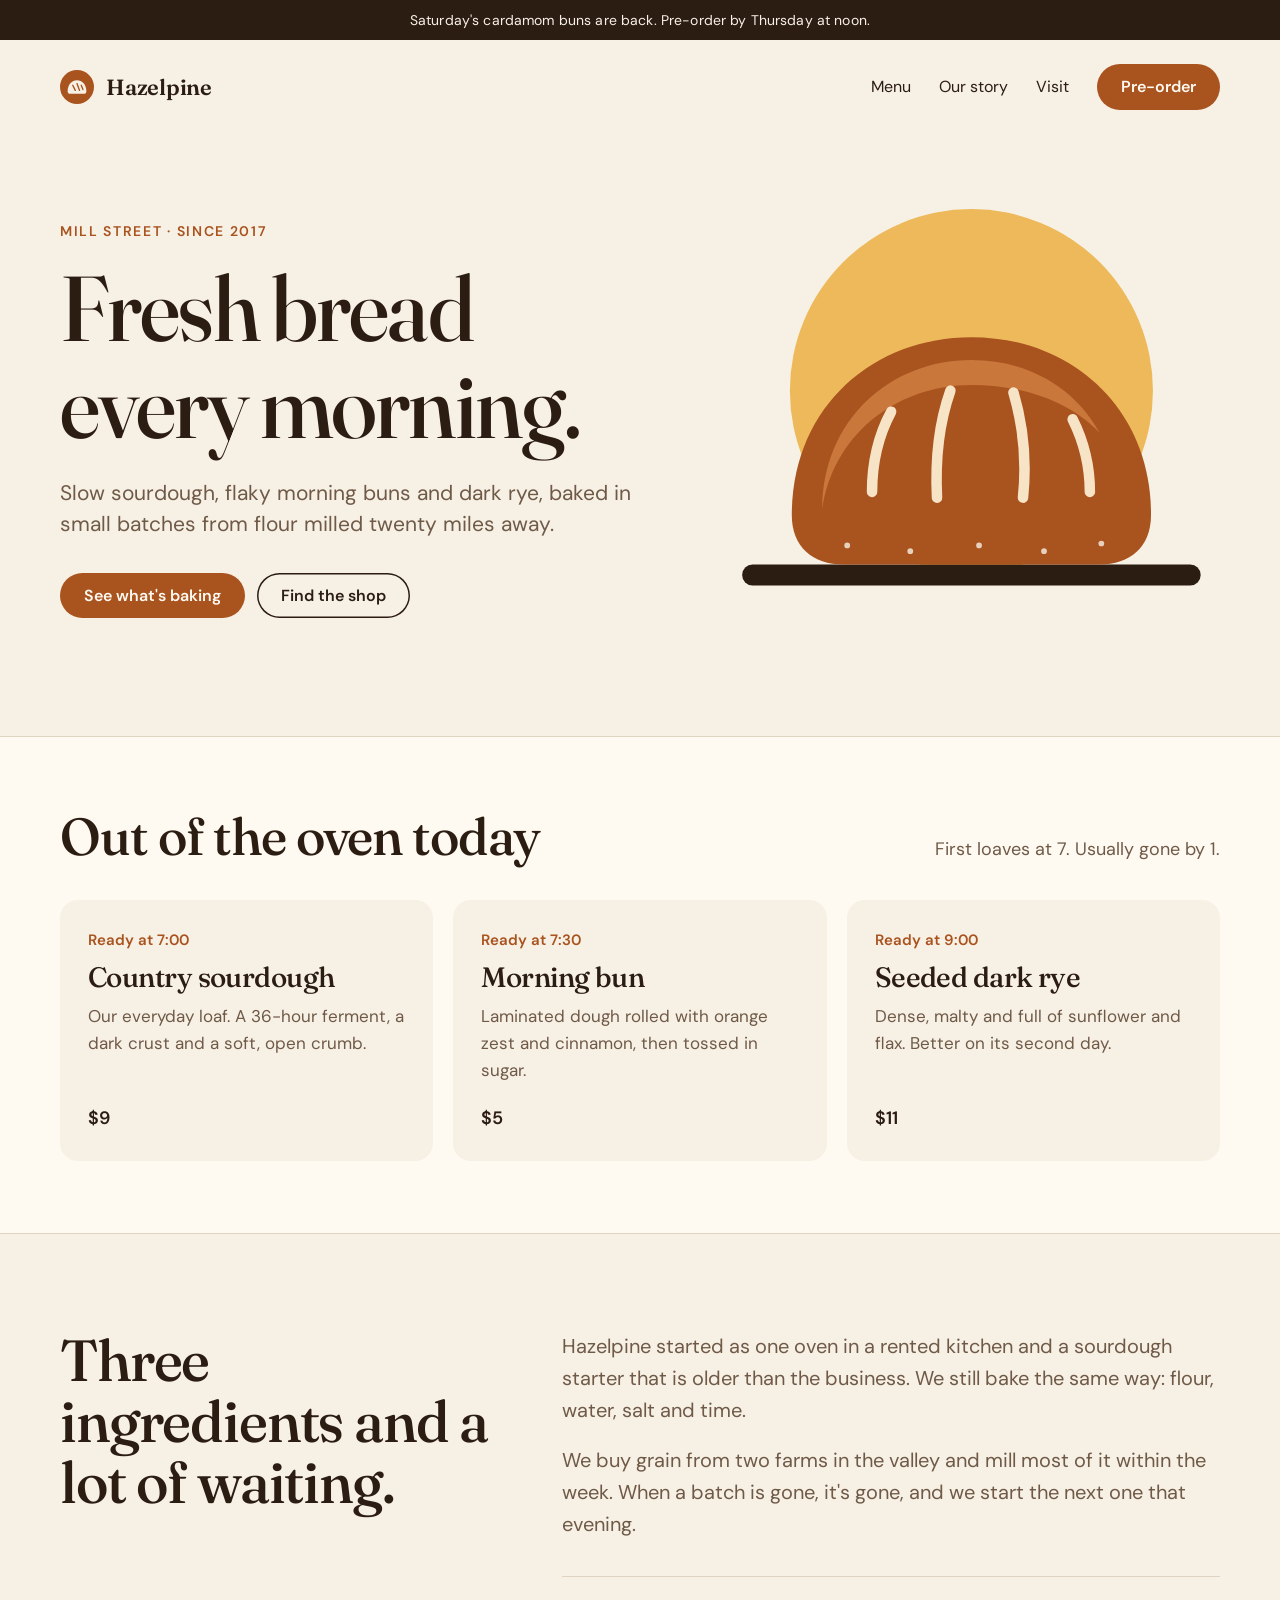
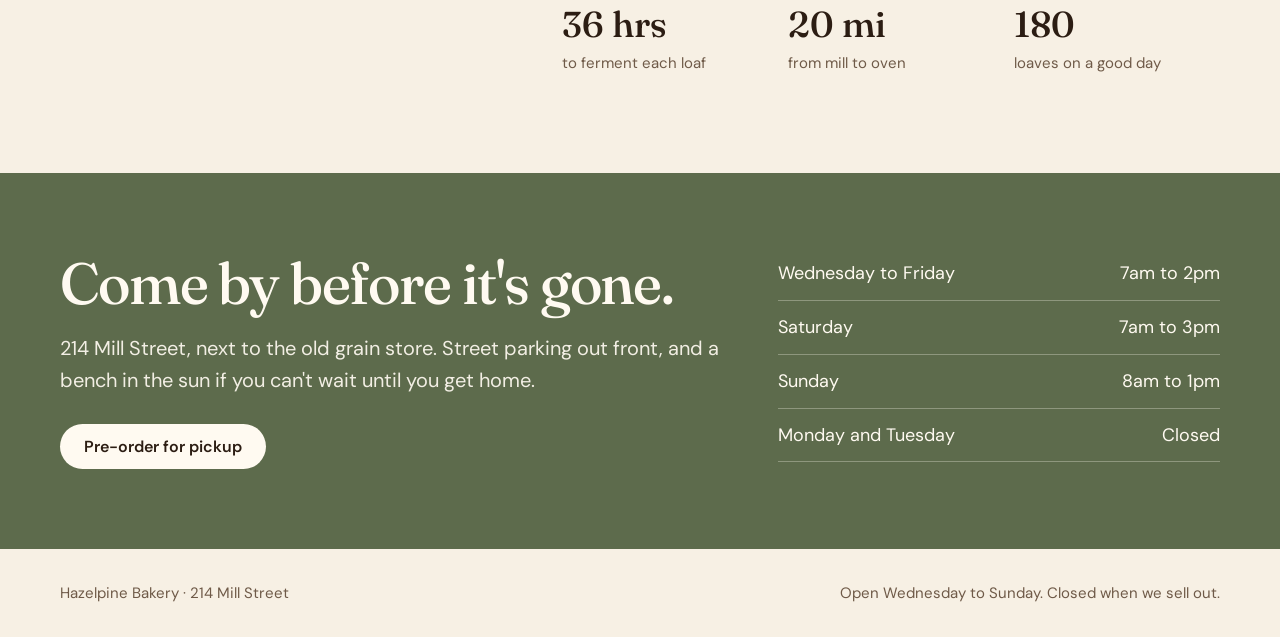
<file: index.html>
<!doctype html>
<html lang="en">
<head>
<title>Hazelpine Bakery | Naturally leavened bread, baked daily</title>
<meta name="description" content="A small neighbourhood bakery on Mill Street. Sourdough, morning buns and rye, baked every morning from flour milled nearby.">
<meta charset="utf-8">
<meta name="viewport" content="width=device-width, initial-scale=1">
<link rel="icon" href="data:image/svg+xml,%3Csvg xmlns=%27http://www.w3.org/2000/svg%27 viewBox=%270 0 40 40%27%3E%3Ccircle cx=%2720%27 cy=%2720%27 r=%2720%27 fill=%27%23a9531f%27/%3E%3Cpath d=%27M9 25c0-8 5-13 11-13s11 5 11 13c0 2-1 3-3 3H12c-2 0-3-1-3-3z%27 fill=%27%23f7f0e4%27/%3E%3C/svg%3E">
<link rel="preconnect" href="https://fonts.googleapis.com">
<link rel="preconnect" href="https://fonts.gstatic.com" crossorigin>
<link href="https://fonts.googleapis.com/css2?family=DM+Sans:opsz,wght@9..40,400;9..40,600&family=Fraunces:opsz,wght@9..144,500;9..144,600&display=swap" rel="stylesheet">
<link rel="stylesheet" href="styles.css">
</head>
<body>
<div class="notice">Saturday's cardamom buns are back. Pre-order by Thursday at noon.</div>
<div class="wrap">
	<header class="top">
		<a class="brand" href="index.html"><svg viewBox="0 0 40 40" aria-hidden="true"><circle cx="20" cy="20" r="20" fill="#a9531f"/><path d="M9 25c0-8 5-13 11-13s11 5 11 13c0 2-1 3-3 3H12c-2 0-3-1-3-3z" fill="#f7f0e4"/><path d="M15 18l3 6M20 16l3 8M25 18l2 5" stroke="#a9531f" stroke-width="1.6" stroke-linecap="round"/></svg> Hazelpine</a>
		<nav>
			<a class="link" href="menu.html">Menu</a>
			<a class="link" href="#story">Our story</a>
			<a class="link" href="#visit">Visit</a>
			<a class="button" href="menu.html">Pre-order</a>
		</nav>
	</header>
	<main>
		<section class="hero">
			<div>
				<div class="eyebrow">Mill Street · Since 2017</div>
				<h1>Fresh bread every morning.</h1>
				<p class="lede">Slow sourdough, flaky morning buns and dark rye, baked in small batches from flour milled twenty miles away.</p>
				<div class="actions">
					<a class="button" href="menu.html">See what's baking</a>
					<a class="button ghost" href="#visit">Find the shop</a>
				</div>
			</div>
			<svg class="hero-art" viewBox="0 0 520 480" role="img" aria-label="A round loaf of bread in front of a rising sun">
				<circle cx="260" cy="210" r="190" fill="#edb95a"/>
				<rect x="20" y="392" width="480" height="22" rx="11" fill="#2c1d13"/>
				<path d="M72 340c0-112 84-186 188-186s188 74 188 186c0 34-22 52-54 52H126c-32 0-54-18-54-52z" fill="#a9531f"/>
				<path d="M104 334c0-92 70-156 156-156 58 0 108 28 134 76-28-30-76-50-134-50-82 0-146 56-156 130z" fill="#c9773a"/>
				<g fill="none" stroke="#f7e4c6" stroke-width="11" stroke-linecap="round">
					<path d="M176 232c-14 26-20 54-20 84"/>
					<path d="M238 210c-12 34-16 72-14 112"/>
					<path d="M304 212c10 34 14 72 10 110"/>
					<path d="M366 240c12 24 18 50 18 76"/>
				</g>
				<g fill="#f7f0e4" opacity="0.8">
					<circle cx="130" cy="372" r="3"/><circle cx="196" cy="378" r="3"/><circle cx="268" cy="372" r="3"/><circle cx="336" cy="378" r="3"/><circle cx="396" cy="370" r="3"/>
				</g>
			</svg>
		</section>
	</main>
</div>
<section class="today">
	<div class="wrap">
		<div class="section-head">
			<h2>Out of the oven today</h2>
			<p>First loaves at 7. Usually gone by 1.</p>
		</div>
		<div class="bakes">
			<article class="bake">
				<div class="time">Ready at 7:00</div>
				<h3>Country sourdough</h3>
				<p>Our everyday loaf. A 36-hour ferment, a dark crust and a soft, open crumb.</p>
				<div class="price">$9</div>
			</article>
			<article class="bake">
				<div class="time">Ready at 7:30</div>
				<h3>Morning bun</h3>
				<p>Laminated dough rolled with orange zest and cinnamon, then tossed in sugar.</p>
				<div class="price">$5</div>
			</article>
			<article class="bake">
				<div class="time">Ready at 9:00</div>
				<h3>Seeded dark rye</h3>
				<p>Dense, malty and full of sunflower and flax. Better on its second day.</p>
				<div class="price">$11</div>
			</article>
		</div>
	</div>
</section>
<div class="wrap">
	<section class="story" id="story">
		<h2>Three ingredients and a lot of waiting.</h2>
		<div class="body">
			<p>Hazelpine started as one oven in a rented kitchen and a sourdough starter that is older than the business. We still bake the same way: flour, water, salt and time.</p>
			<p>We buy grain from two farms in the valley and mill most of it within the week. When a batch is gone, it's gone, and we start the next one that evening.</p>
			<div class="facts">
				<div><b>36 hrs</b><span>to ferment each loaf</span></div>
				<div><b>20 mi</b><span>from mill to oven</span></div>
				<div><b>180</b><span>loaves on a good day</span></div>
			</div>
		</div>
	</section>
</div>
<section class="visit" id="visit">
	<div class="wrap">
		<div>
			<h2>Come by before it's gone.</h2>
			<p>214 Mill Street, next to the old grain store. Street parking out front, and a bench in the sun if you can't wait until you get home.</p>
			<a class="button" href="menu.html">Pre-order for pickup</a>
		</div>
		<ul class="hours">
			<li><span>Wednesday to Friday</span><span>7am to 2pm</span></li>
			<li><span>Saturday</span><span>7am to 3pm</span></li>
			<li><span>Sunday</span><span>8am to 1pm</span></li>
			<li><span>Monday and Tuesday</span><span>Closed</span></li>
		</ul>
	</div>
</section>
<footer><div class="wrap"><span>Hazelpine Bakery · 214 Mill Street</span><span>Open Wednesday to Sunday. Closed when we sell out.</span></div></footer>
</body>
</html>
</file>
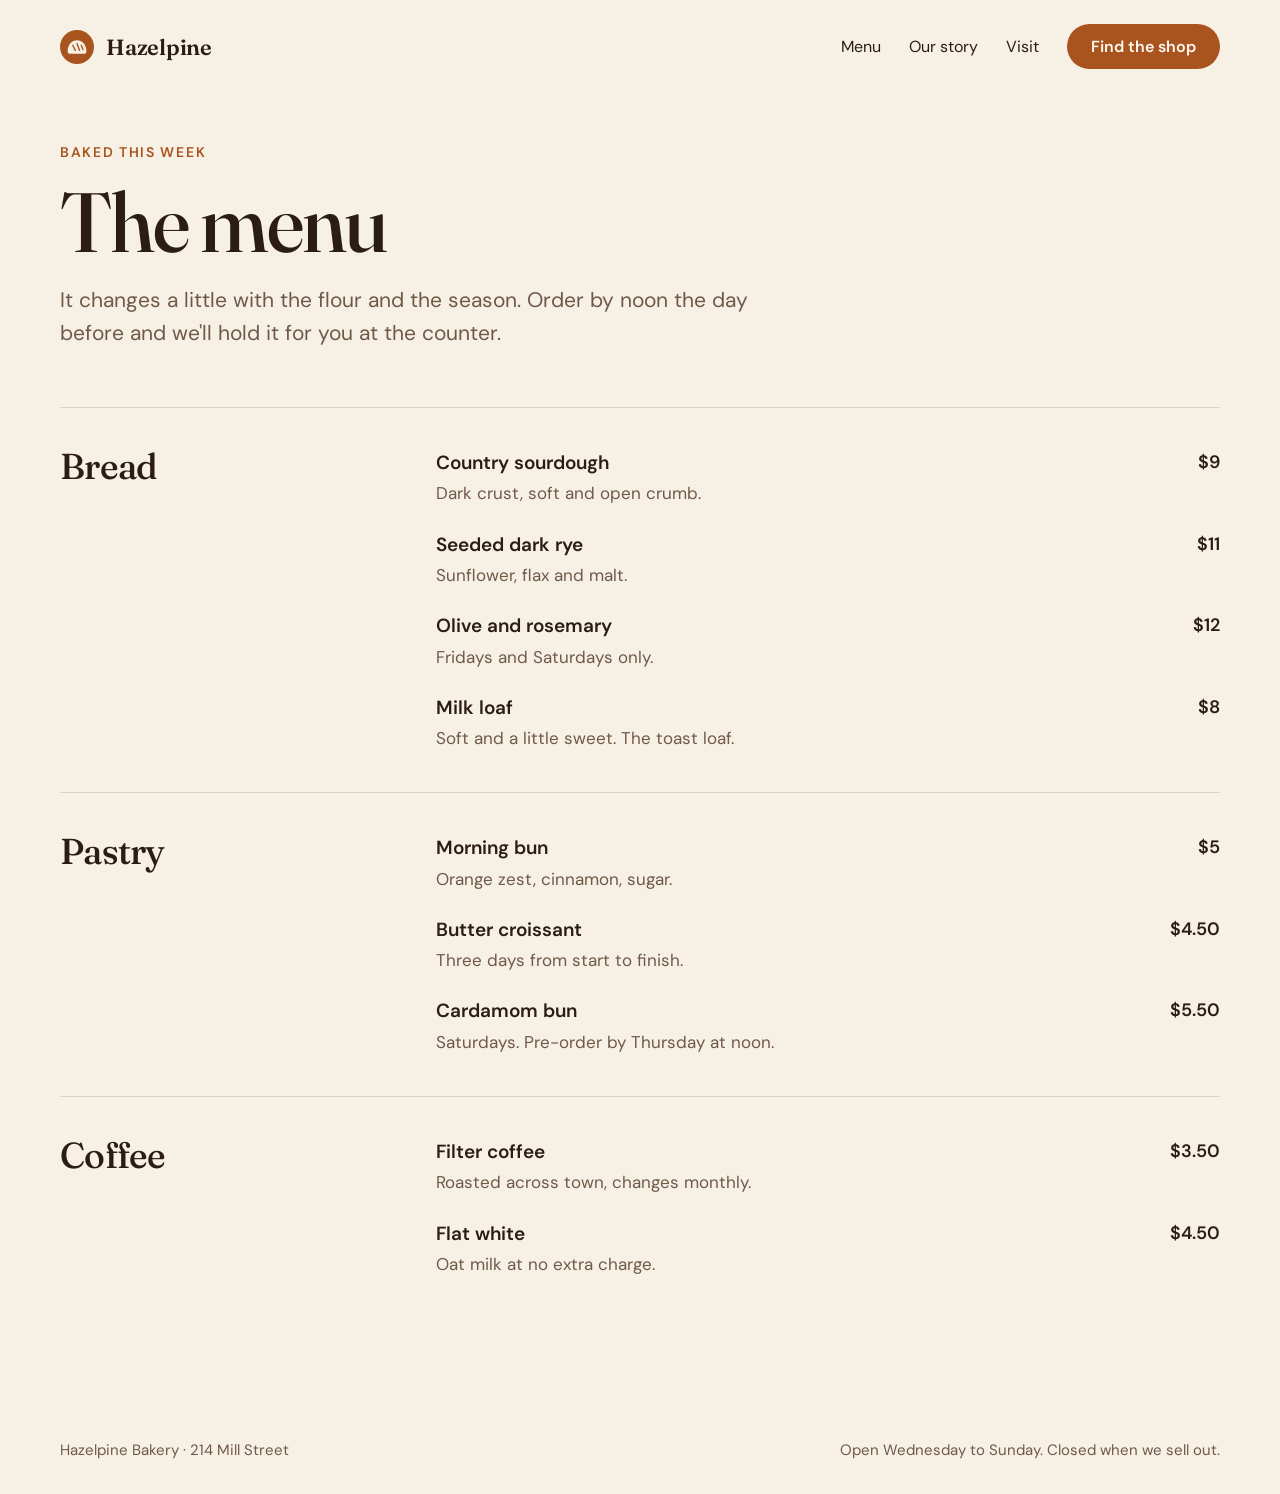
<file: menu.html>
<!doctype html>
<html lang="en">
<head>
<title>Menu | Hazelpine Bakery</title>
<meta name="description" content="Breads, pastries and coffee at Hazelpine Bakery on Mill Street.">
<meta charset="utf-8">
<meta name="viewport" content="width=device-width, initial-scale=1">
<link rel="icon" href="data:image/svg+xml,%3Csvg xmlns=%27http://www.w3.org/2000/svg%27 viewBox=%270 0 40 40%27%3E%3Ccircle cx=%2720%27 cy=%2720%27 r=%2720%27 fill=%27%23a9531f%27/%3E%3Cpath d=%27M9 25c0-8 5-13 11-13s11 5 11 13c0 2-1 3-3 3H12c-2 0-3-1-3-3z%27 fill=%27%23f7f0e4%27/%3E%3C/svg%3E">
<link rel="preconnect" href="https://fonts.googleapis.com">
<link rel="preconnect" href="https://fonts.gstatic.com" crossorigin>
<link href="https://fonts.googleapis.com/css2?family=DM+Sans:opsz,wght@9..40,400;9..40,600&family=Fraunces:opsz,wght@9..144,500;9..144,600&display=swap" rel="stylesheet">
<link rel="stylesheet" href="styles.css">
</head>
<body>
<div class="wrap">
	<header class="top">
		<a class="brand" href="index.html"><svg viewBox="0 0 40 40" aria-hidden="true"><circle cx="20" cy="20" r="20" fill="#a9531f"/><path d="M9 25c0-8 5-13 11-13s11 5 11 13c0 2-1 3-3 3H12c-2 0-3-1-3-3z" fill="#f7f0e4"/><path d="M15 18l3 6M20 16l3 8M25 18l2 5" stroke="#a9531f" stroke-width="1.6" stroke-linecap="round"/></svg> Hazelpine</a>
		<nav>
			<a class="link" href="menu.html">Menu</a>
			<a class="link" href="index.html#story">Our story</a>
			<a class="link" href="index.html#visit">Visit</a>
			<a class="button" href="index.html#visit">Find the shop</a>
		</nav>
	</header>
	<main class="menu-page">
		<div class="eyebrow">Baked this week</div>
		<h1>The menu</h1>
		<p class="lede">It changes a little with the flour and the season. Order by noon the day before and we'll hold it for you at the counter.</p>
		<section class="menu-group">
			<h2>Bread</h2>
			<div class="menu-items">
				<div class="item"><b>Country sourdough</b><span>$9</span><p>Dark crust, soft and open crumb.</p></div>
				<div class="item"><b>Seeded dark rye</b><span>$11</span><p>Sunflower, flax and malt.</p></div>
				<div class="item"><b>Olive and rosemary</b><span>$12</span><p>Fridays and Saturdays only.</p></div>
				<div class="item"><b>Milk loaf</b><span>$8</span><p>Soft and a little sweet. The toast loaf.</p></div>
			</div>
		</section>
		<section class="menu-group">
			<h2>Pastry</h2>
			<div class="menu-items">
				<div class="item"><b>Morning bun</b><span>$5</span><p>Orange zest, cinnamon, sugar.</p></div>
				<div class="item"><b>Butter croissant</b><span>$4.50</span><p>Three days from start to finish.</p></div>
				<div class="item"><b>Cardamom bun</b><span>$5.50</span><p>Saturdays. Pre-order by Thursday at noon.</p></div>
			</div>
		</section>
		<section class="menu-group">
			<h2>Coffee</h2>
			<div class="menu-items">
				<div class="item"><b>Filter coffee</b><span>$3.50</span><p>Roasted across town, changes monthly.</p></div>
				<div class="item"><b>Flat white</b><span>$4.50</span><p>Oat milk at no extra charge.</p></div>
			</div>
		</section>
	</main>
</div>
<footer><div class="wrap"><span>Hazelpine Bakery · 214 Mill Street</span><span>Open Wednesday to Sunday. Closed when we sell out.</span></div></footer>
</body>
</html>
</file>
<file: styles.css>
:root {
	--cream: #f7f0e4;
	--paper: #fffaf1;
	--ink: #2c1d13;
	--soft: #6f5a48;
	--crust: #a9531f;
	--crust-dark: #7f3c14;
	--butter: #edb95a;
	--sage: #5d6b4c;
	--line: #e0d3bf;
	--serif: "Fraunces", Georgia, "Times New Roman", serif;
	--sans: "DM Sans", -apple-system, "Segoe UI", sans-serif;
}
* { box-sizing: border-box; }
html { scroll-behavior: smooth; }
body { margin: 0; background: var(--cream); color: var(--ink); font: 400 18px/1.6 var(--sans); -webkit-font-smoothing: antialiased; }
a { color: inherit; }
h1, h2, h3 { font-family: var(--serif); font-weight: 500; line-height: 1.05; letter-spacing: -0.02em; margin: 0; }
p { margin: 0; }
.wrap { width: min(1160px, 100% - 48px); margin-inline: auto; }

.notice { background: var(--ink); color: var(--cream); text-align: center; padding: 9px 16px; font-size: 14px; letter-spacing: 0.01em; }

.top { display: flex; align-items: center; justify-content: space-between; gap: 24px; padding: 24px 0; }
.brand { display: flex; align-items: center; gap: 12px; font: 600 22px/1 var(--serif); letter-spacing: -0.01em; text-decoration: none; }
.brand svg { width: 34px; height: 34px; flex: none; }
.top nav { display: flex; align-items: center; gap: 28px; font-size: 16px; }
.top nav a { text-decoration: none; }
.top nav a:not(.button):hover { color: var(--crust); }
.button { display: inline-block; background: var(--crust); color: var(--paper); padding: 13px 24px; border-radius: 999px; font-weight: 600; font-size: 16px; line-height: 1.2; text-decoration: none; transition: background 0.15s; }
.button:hover { background: var(--crust-dark); }
.button.ghost { background: transparent; color: var(--ink); box-shadow: inset 0 0 0 1.5px var(--ink); }
.button.ghost:hover { background: var(--ink); color: var(--paper); }

.hero { display: grid; grid-template-columns: 1.1fr 0.9fr; align-items: center; gap: 56px; padding: 56px 0 88px; }
.eyebrow { color: var(--crust); font-size: 14px; font-weight: 600; letter-spacing: 0.12em; text-transform: uppercase; }
.hero h1 { font-size: clamp(52px, 7.4vw, 92px); margin: 18px 0 24px; }
.hero p.lede { font-size: 21px; line-height: 1.5; color: var(--soft); max-width: 30em; }
.actions { display: flex; flex-wrap: wrap; gap: 12px; margin-top: 32px; }
.hero-art { width: 100%; height: auto; display: block; }

.today { background: var(--paper); border-block: 1px solid var(--line); padding: 72px 0; }
.section-head { display: flex; flex-wrap: wrap; align-items: baseline; justify-content: space-between; gap: 12px 32px; margin-bottom: 36px; }
.section-head h2 { font-size: clamp(36px, 4.6vw, 52px); }
.section-head p { color: var(--soft); }
.bakes { display: grid; grid-template-columns: repeat(3, 1fr); gap: 20px; }
.bake { background: var(--cream); border-radius: 18px; padding: 28px; display: flex; flex-direction: column; gap: 10px; }
.bake .time { color: var(--crust); font-size: 15px; font-weight: 600; }
.bake h3 { font-size: 28px; line-height: 1.1; }
.bake p { color: var(--soft); font-size: 17px; }
.bake .price { margin-top: auto; padding-top: 10px; font-weight: 600; }

.story { display: grid; grid-template-columns: 0.8fr 1.2fr; gap: 64px; padding: 96px 0; align-items: start; }
.story h2 { font-size: clamp(38px, 5vw, 58px); }
.story .body { display: grid; gap: 18px; font-size: 20px; color: var(--soft); }
.facts { display: grid; grid-template-columns: repeat(3, 1fr); gap: 20px; margin-top: 18px; padding-top: 28px; border-top: 1px solid var(--line); }
.facts b { display: block; font: 500 clamp(26px, 7vw, 36px)/1.1 var(--serif); color: var(--ink); white-space: nowrap; }
.facts span { font-size: 15px; }

.visit { background: var(--sage); color: var(--paper); padding: 80px 0; }
.visit .wrap { display: grid; grid-template-columns: 1.2fr 0.8fr; gap: 56px; align-items: center; }
.visit h2 { font-size: clamp(38px, 5vw, 58px); margin-bottom: 18px; }
.visit p { font-size: 20px; opacity: 0.92; }
.visit .button { background: var(--paper); color: var(--ink); margin-top: 28px; }
.visit .button:hover { background: var(--butter); }
.hours { list-style: none; margin: 0; padding: 0; display: grid; gap: 12px; }
.hours li { display: flex; justify-content: space-between; gap: 24px; padding-bottom: 12px; border-bottom: 1px solid rgba(255, 250, 241, 0.3); }

.menu-page { padding: 48px 0 88px; }
.menu-page h1 { font-size: clamp(52px, 7vw, 84px); margin: 14px 0 18px; }
.menu-page .lede { font-size: 21px; color: var(--soft); max-width: 34em; margin-bottom: 56px; }
.menu-group { display: grid; grid-template-columns: 0.6fr 1.4fr; gap: 40px; padding: 40px 0; border-top: 1px solid var(--line); }
.menu-group h2 { font-size: 36px; }
.menu-items { display: grid; gap: 22px; }
.item { display: grid; grid-template-columns: 1fr auto; gap: 2px 24px; }
.item b { font-size: 19px; font-weight: 600; }
.item span { font-weight: 600; }
.item p { grid-column: 1; color: var(--soft); font-size: 17px; }

footer { padding: 32px 0; font-size: 15px; color: var(--soft); }
footer .wrap { display: flex; flex-wrap: wrap; justify-content: space-between; gap: 8px 24px; }

@media (max-width: 860px) {
	body { font-size: 17px; }
	.wrap { width: calc(100% - 40px); }
	.top nav { gap: 16px; }
	.top nav .link { display: none; }
	.hero { grid-template-columns: 1fr; gap: 28px; padding: 24px 0 56px; }
	.hero-art { max-width: 420px; margin-inline: auto; }
	.today { padding: 56px 0; }
	.bakes { grid-template-columns: 1fr; }
	.story { grid-template-columns: 1fr; gap: 24px; padding: 64px 0; }
	.visit { padding: 56px 0; }
	.visit .wrap { grid-template-columns: 1fr; gap: 32px; }
	.menu-group { grid-template-columns: 1fr; gap: 20px; }
}
</file>
